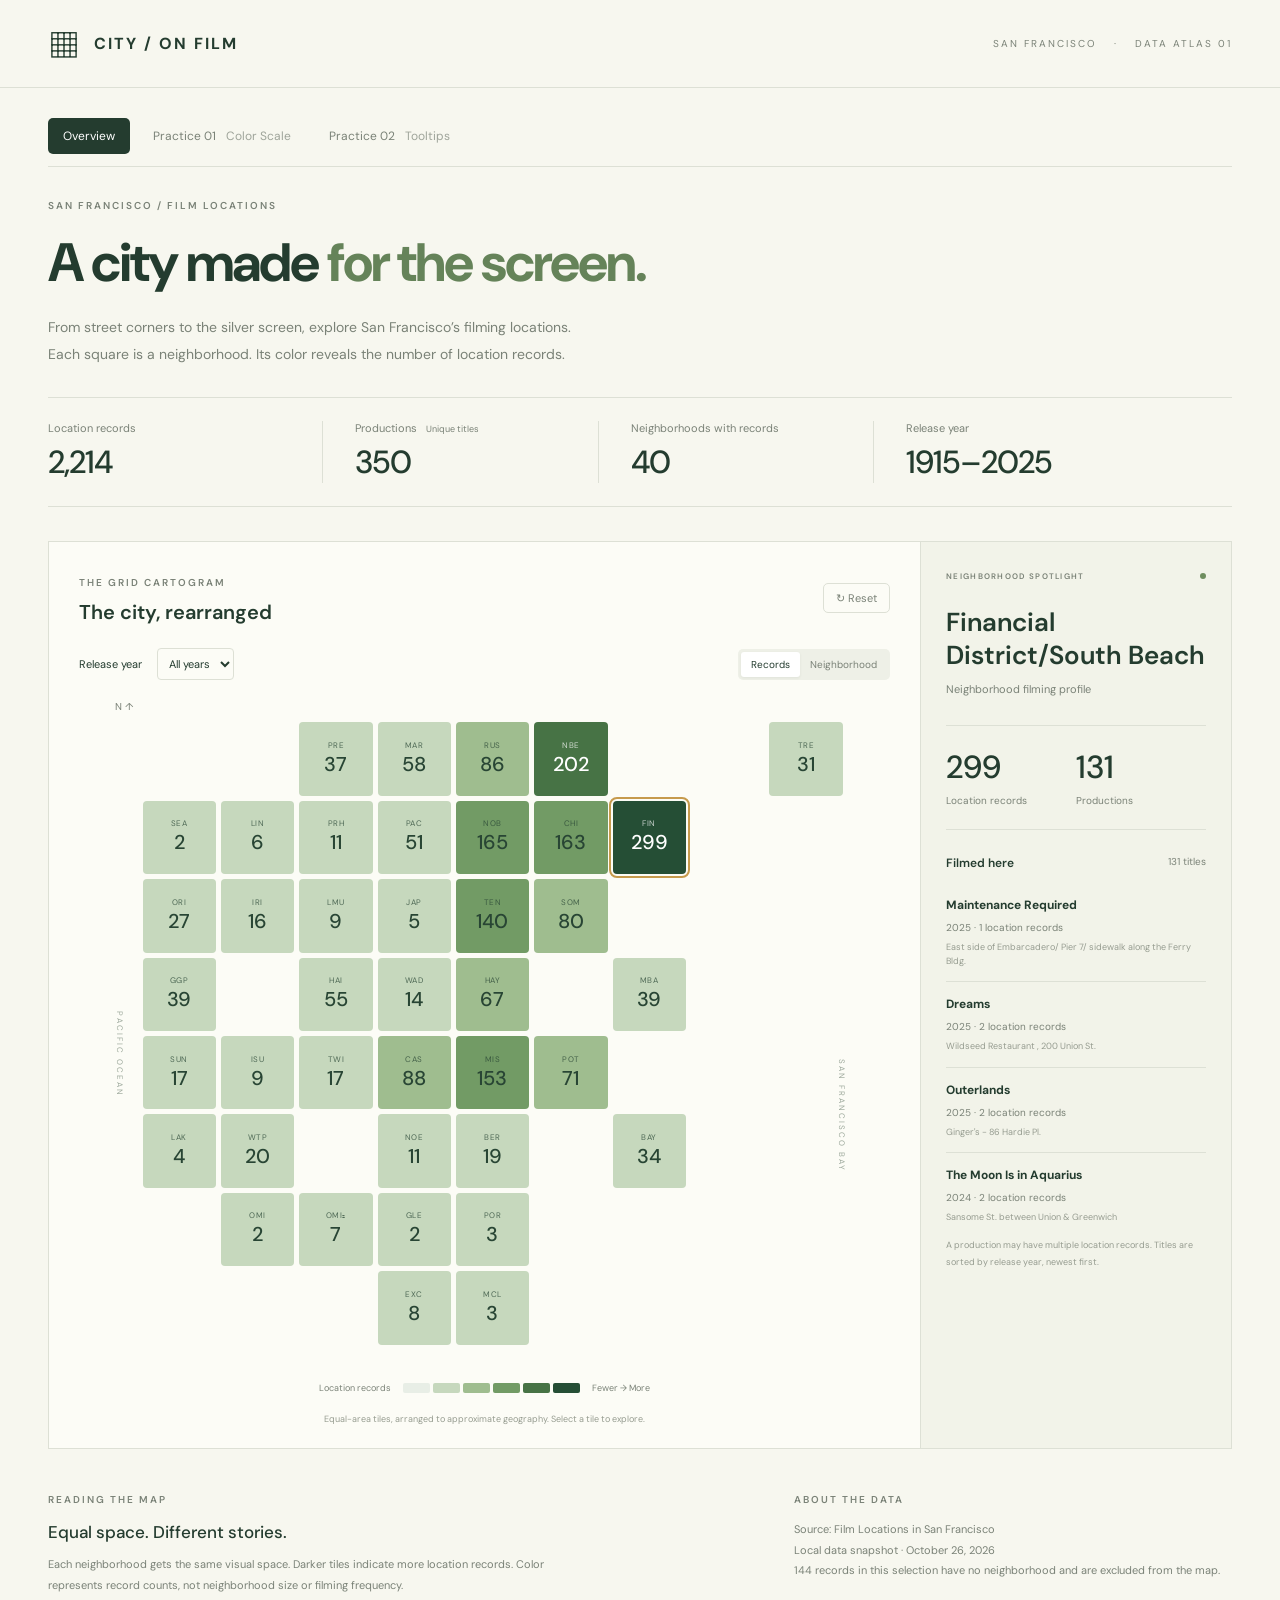
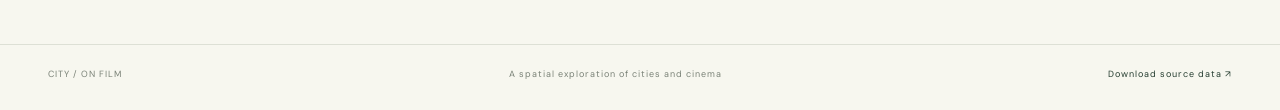
<file: index.html>
<!DOCTYPE html>
<html lang="en"><head><meta charset="UTF-8"><meta name="viewport" content="width=device-width, initial-scale=1"><title>San Francisco on Film | Grid Cartogram</title><link rel="stylesheet" href="style.css"></head>
<body><header><a class="brand" href="./"><span class="brand-icon">▦</span> CITY / ON FILM</a><span class="edition">SAN FRANCISCO <span>·</span> DATA ATLAS 01</span></header>
<main><nav class="page-tabs" aria-label="Assignment pages"><a href="index.html" aria-current="page">Overview</a><a href="practice01.html">Practice 01 <span>Color Scale</span></a><a href="practice02.html">Practice 02 <span>Tooltips</span></a></nav><section class="intro"><div class="eyebrow">SAN FRANCISCO / FILM LOCATIONS</div><h1>A city made<span> for the screen.</span></h1><p>From street corners to the silver screen, explore San Francisco’s filming locations.<br>Each square is a neighborhood. Its color reveals the number of location records.</p></section>
<section class="stats" aria-label="Data overview"><div><span>Location records</span><strong id="record-count">—</strong></div><div><span>Productions <small>Unique titles</small></span><strong id="film-count">—</strong></div><div><span>Neighborhoods with records</span><strong id="area-count">—</strong></div><div><span>Release year</span><strong id="year-stat">—</strong></div></section>
<section class="workspace"><div class="map-panel"><div class="panel-heading"><div><span class="eyebrow">THE GRID CARTOGRAM</span><h2>The city, rearranged</h2></div><button id="reset" type="button">↻ Reset</button></div><div class="filters"><label>Release year <select id="year"><option value="all">All years</option></select></label><div class="view-toggle" aria-label="Tile labels"><button class="active" data-mode="count">Records</button><button data-mode="name">Neighborhood</button></div></div><div class="map-wrap"><div class="compass">N ↑</div><div id="grid" class="grid" aria-label="San Francisco neighborhood grid cartogram"></div><span class="ocean">P A C I F I C &nbsp; O C E A N</span><span class="bay">SAN FRANCISCO BAY</span></div><div class="legend"><span>Location records</span><div id="legend-colors"></div><span>Fewer → More</span></div><p class="map-note">Equal-area tiles, arranged to approximate geography. Select a tile to explore.</p></div>
<aside><div class="detail-top"><span class="eyebrow">NEIGHBORHOOD SPOTLIGHT</span><span class="live-dot"></span></div><h2 id="detail-name">—</h2><p class="detail-sub">Neighborhood filming profile</p><div class="detail-metrics"><div><strong id="detail-count">—</strong><span>Location records</span></div><div><strong id="detail-films">—</strong><span>Productions</span></div></div><div class="list-heading">Filmed here <span id="list-total"></span></div><div id="film-list"></div><p class="aside-note">A production may have multiple location records. Titles are sorted by release year, newest first.</p></aside></section>
<section class="bottom"><div><span class="eyebrow">READING THE MAP</span><h3>Equal space. Different stories.</h3><p>Each neighborhood gets the same visual space. Darker tiles indicate more location records. Color represents record counts, not neighborhood size or filming frequency.</p></div><div><span class="eyebrow">ABOUT THE DATA</span><p>Source: Film Locations in San Francisco<br>Local data snapshot · October 26, 2026<br><span id="missing-note"></span></p></div></section></main><footer><span>CITY / ON FILM</span><span>A spatial exploration of cities and cinema</span><a href="Film_Locations_in_San_Francisco_20261026.csv" download>Download source data ↗</a></footer><div id="tooltip" role="tooltip" hidden></div><script src="data.js"></script><script src="script.js"></script></body></html>
</file>
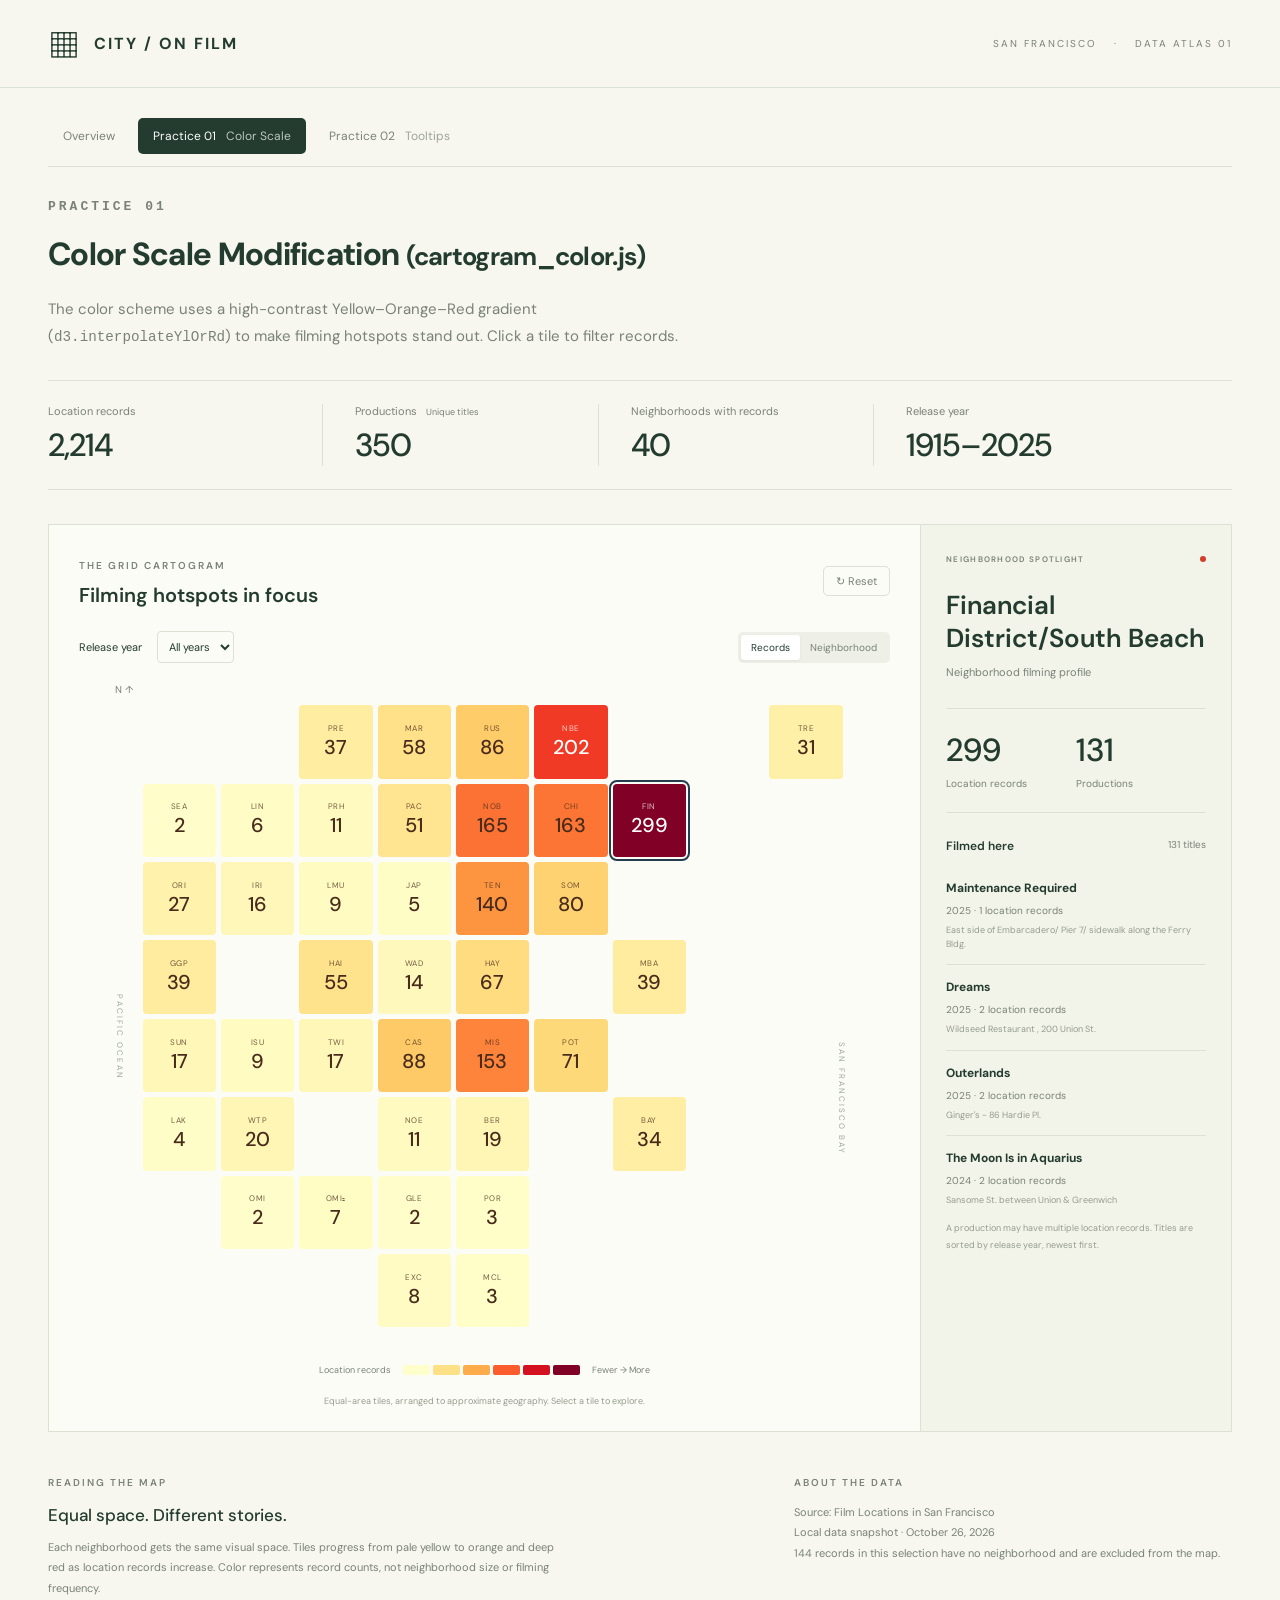
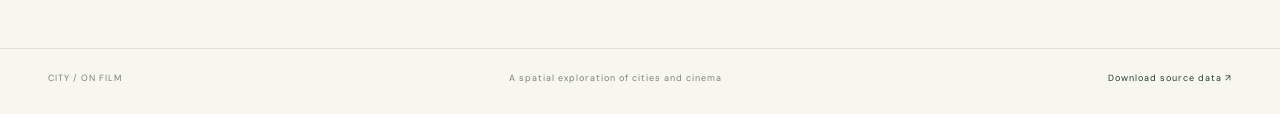
<file: practice01.html>
<!DOCTYPE html>
<html lang="en"><head><meta charset="UTF-8"><meta name="viewport" content="width=device-width, initial-scale=1"><title>Practice 01 · Color Scale Modification</title><link rel="stylesheet" href="style.css"></head>
<body class="practice-one"><header><a class="brand" href="./"><span class="brand-icon">▦</span> CITY / ON FILM</a><span class="edition">SAN FRANCISCO <span>·</span> DATA ATLAS 01</span></header>
<main><nav class="page-tabs" aria-label="Assignment pages"><a href="index.html">Overview</a><a href="practice01.html" aria-current="page">Practice 01 <span>Color Scale</span></a><a href="practice02.html">Practice 02 <span>Tooltips</span></a></nav><section class="intro practice-intro"><div class="eyebrow">PRACTICE 01</div><h1>Color Scale Modification <span>(cartogram_color.js)</span></h1><p>The color scheme uses a high-contrast Yellow–Orange–Red gradient<br class="desktop-break"> (<code>d3.interpolateYlOrRd</code>) to make filming hotspots stand out. Click a tile to filter records.</p></section>
<section class="stats" aria-label="Data overview"><div><span>Location records</span><strong id="record-count">—</strong></div><div><span>Productions <small>Unique titles</small></span><strong id="film-count">—</strong></div><div><span>Neighborhoods with records</span><strong id="area-count">—</strong></div><div><span>Release year</span><strong id="year-stat">—</strong></div></section>
<section class="workspace"><div class="map-panel"><div class="panel-heading"><div><span class="eyebrow">THE GRID CARTOGRAM</span><h2>Filming hotspots in focus</h2></div><button id="reset" type="button">↻ Reset</button></div><div class="filters"><label>Release year <select id="year"><option value="all">All years</option></select></label><div class="view-toggle" aria-label="Tile labels"><button class="active" data-mode="count">Records</button><button data-mode="name">Neighborhood</button></div></div><div class="map-wrap"><div class="compass">N ↑</div><div id="grid" class="grid" aria-label="San Francisco neighborhood grid cartogram"></div><span class="ocean">P A C I F I C &nbsp; O C E A N</span><span class="bay">SAN FRANCISCO BAY</span></div><div class="legend"><span>Location records</span><div id="legend-colors"></div><span>Fewer → More</span></div><p class="map-note">Equal-area tiles, arranged to approximate geography. Select a tile to explore.</p></div>
<aside><div class="detail-top"><span class="eyebrow">NEIGHBORHOOD SPOTLIGHT</span><span class="live-dot"></span></div><h2 id="detail-name">—</h2><p class="detail-sub">Neighborhood filming profile</p><div class="detail-metrics"><div><strong id="detail-count">—</strong><span>Location records</span></div><div><strong id="detail-films">—</strong><span>Productions</span></div></div><div class="list-heading">Filmed here <span id="list-total"></span></div><div id="film-list"></div><p class="aside-note">A production may have multiple location records. Titles are sorted by release year, newest first.</p></aside></section>
<section class="bottom"><div><span class="eyebrow">READING THE MAP</span><h3>Equal space. Different stories.</h3><p>Each neighborhood gets the same visual space. Tiles progress from pale yellow to orange and deep red as location records increase. Color represents record counts, not neighborhood size or filming frequency.</p></div><div><span class="eyebrow">ABOUT THE DATA</span><p>Source: Film Locations in San Francisco<br>Local data snapshot · October 26, 2026<br><span id="missing-note"></span></p></div></section></main><footer><span>CITY / ON FILM</span><span>A spatial exploration of cities and cinema</span><a href="Film_Locations_in_San_Francisco_20261026.csv" download>Download source data ↗</a></footer><div id="tooltip" role="tooltip" hidden></div><script src="data.js"></script><script src="vendor/d3.v7.min.js"></script><script src="cartogram_color.js"></script><script src="script.js"></script></body></html>
</file>
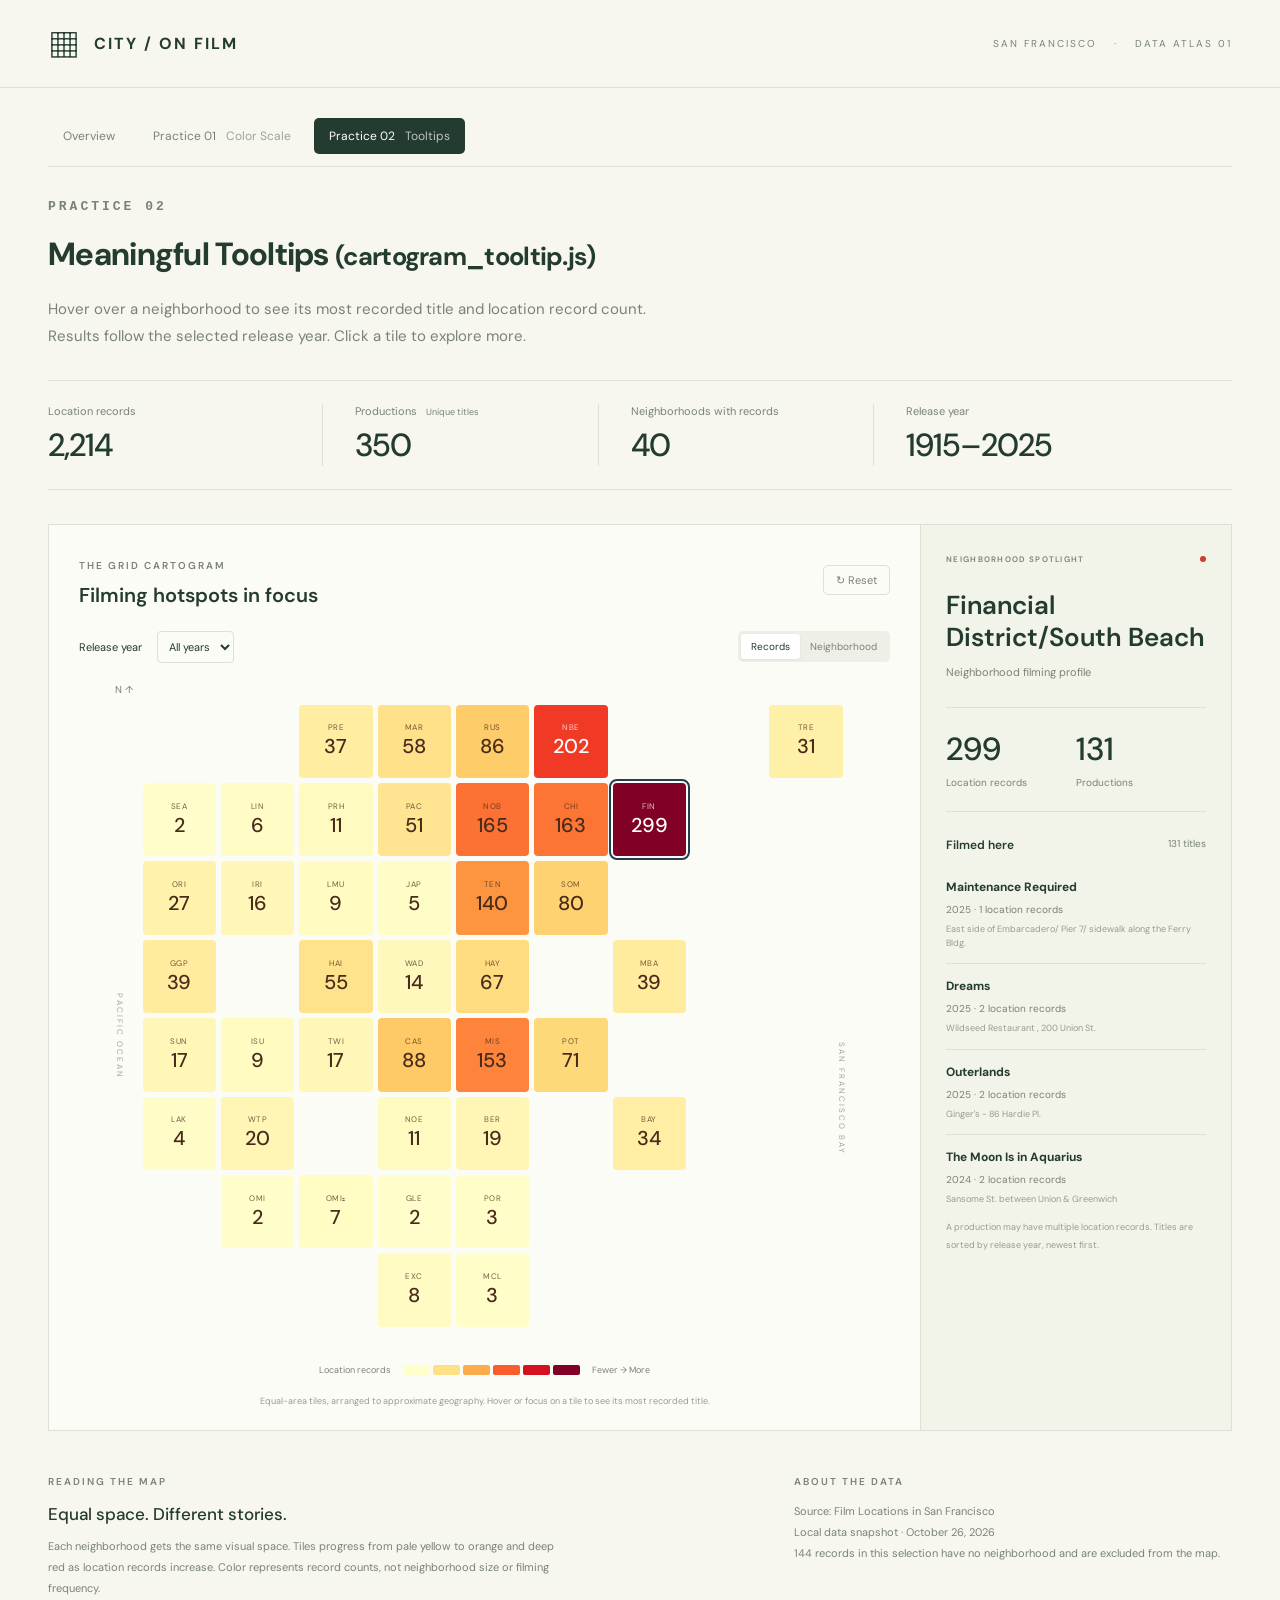
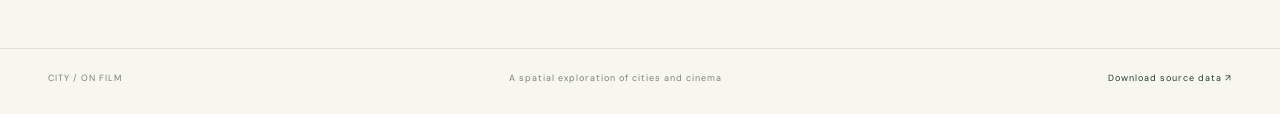
<file: practice02.html>
<!DOCTYPE html>
<html lang="en"><head><meta charset="UTF-8"><meta name="viewport" content="width=device-width, initial-scale=1"><title>Practice 02 · Meaningful Tooltips</title><link rel="stylesheet" href="style.css"></head>
<body class="practice-one"><header><a class="brand" href="./"><span class="brand-icon">▦</span> CITY / ON FILM</a><span class="edition">SAN FRANCISCO <span>·</span> DATA ATLAS 01</span></header>
<main><nav class="page-tabs" aria-label="Assignment pages"><a href="index.html">Overview</a><a href="practice01.html">Practice 01 <span>Color Scale</span></a><a href="practice02.html" aria-current="page">Practice 02 <span>Tooltips</span></a></nav><section class="intro practice-intro"><div class="eyebrow">PRACTICE 02</div><h1>Meaningful Tooltips <span>(cartogram_tooltip.js)</span></h1><p>Hover over a neighborhood to see its most recorded title and location record count.<br>Results follow the selected release year. Click a tile to explore more.</p></section>
<section class="stats" aria-label="Data overview"><div><span>Location records</span><strong id="record-count">—</strong></div><div><span>Productions <small>Unique titles</small></span><strong id="film-count">—</strong></div><div><span>Neighborhoods with records</span><strong id="area-count">—</strong></div><div><span>Release year</span><strong id="year-stat">—</strong></div></section>
<section class="workspace"><div class="map-panel"><div class="panel-heading"><div><span class="eyebrow">THE GRID CARTOGRAM</span><h2>Filming hotspots in focus</h2></div><button id="reset" type="button">↻ Reset</button></div><div class="filters"><label>Release year <select id="year"><option value="all">All years</option></select></label><div class="view-toggle" aria-label="Tile labels"><button class="active" data-mode="count">Records</button><button data-mode="name">Neighborhood</button></div></div><div class="map-wrap"><div class="compass">N ↑</div><div id="grid" class="grid" aria-label="San Francisco neighborhood grid cartogram"></div><span class="ocean">P A C I F I C &nbsp; O C E A N</span><span class="bay">SAN FRANCISCO BAY</span></div><div class="legend"><span>Location records</span><div id="legend-colors"></div><span>Fewer → More</span></div><p class="map-note">Equal-area tiles, arranged to approximate geography. Hover or focus on a tile to see its most recorded title.</p></div>
<aside><div class="detail-top"><span class="eyebrow">NEIGHBORHOOD SPOTLIGHT</span><span class="live-dot"></span></div><h2 id="detail-name">—</h2><p class="detail-sub">Neighborhood filming profile</p><div class="detail-metrics"><div><strong id="detail-count">—</strong><span>Location records</span></div><div><strong id="detail-films">—</strong><span>Productions</span></div></div><div class="list-heading">Filmed here <span id="list-total"></span></div><div id="film-list"></div><p class="aside-note">A production may have multiple location records. Titles are sorted by release year, newest first.</p></aside></section>
<section class="bottom"><div><span class="eyebrow">READING THE MAP</span><h3>Equal space. Different stories.</h3><p>Each neighborhood gets the same visual space. Tiles progress from pale yellow to orange and deep red as location records increase. Color represents record counts, not neighborhood size or filming frequency.</p></div><div><span class="eyebrow">ABOUT THE DATA</span><p>Source: Film Locations in San Francisco<br>Local data snapshot · October 26, 2026<br><span id="missing-note"></span></p></div></section></main><footer><span>CITY / ON FILM</span><span>A spatial exploration of cities and cinema</span><a href="Film_Locations_in_San_Francisco_20261026.csv" download>Download source data ↗</a></footer><div id="tooltip" role="tooltip" hidden></div><script src="data.js"></script><script src="vendor/d3.v7.min.js"></script><script src="cartogram_color.js"></script><script src="cartogram_tooltip.js"></script><script src="script.js"></script></body></html>
</file>
<file: style.css>
@import url('https://fonts.googleapis.com/css2?family=DM+Sans:wght@400;500;600;700&family=Noto+Sans+SC:wght@400;500;600;700;800&display=swap');
:root{--ink:#243c2f;--muted:#7a8277;--line:#dde0d5;--paper:#f7f7ef}*{box-sizing:border-box}body{margin:0;background:var(--paper);color:var(--ink);font-family:'DM Sans','Noto Sans SC',sans-serif}header,main,footer{max-width:1400px;margin:auto}header{height:88px;display:flex;align-items:center;justify-content:space-between;border-bottom:1px solid var(--line);padding:0 48px}.brand{font-size:16px;font-weight:700;letter-spacing:2px;text-decoration:none;color:var(--ink);display:flex;align-items:center;gap:12px}.brand-icon{font-size:32px}.edition{font-size:10px;letter-spacing:2px;color:var(--muted)}.edition span{margin:0 12px}main{padding:50px 48px 0}.eyebrow{font-size:10px;letter-spacing:2px;font-weight:600;color:var(--muted)}h1{font-size:54px;letter-spacing:-2px;line-height:1.3;margin:16px 0}h1 span{color:#658359}p{line-height:1.9}.intro>p{font-size:14px;color:#7a8277;margin-bottom:30px}.stats{display:grid;grid-template-columns:1fr 1fr 1fr 1.3fr;border-top:1px solid var(--line);border-bottom:1px solid var(--line);padding:23px 0;margin-bottom:34px}.stats>div{border-right:1px solid var(--line);padding-left:32px}.stats>div:first-child{padding-left:0}.stats>div:last-child{border:0}.stats span{display:block;font-size:11px;color:var(--muted)}small{font-size:9px;margin-left:6px}.stats strong{display:block;font-size:32px;font-weight:500;margin-top:6px;letter-spacing:-1px}.workspace{display:grid;grid-template-columns:minmax(0,1fr) 310px;border:1px solid var(--line);background:#fcfcf6}.map-panel{padding:28px 30px 20px;border-right:1px solid var(--line)}.panel-heading{display:flex;justify-content:space-between;align-items:center}h2{font-size:20px;font-weight:600;margin:8px 0 0}button,select{font:inherit;cursor:pointer}button:focus-visible,select:focus-visible,a:focus-visible{outline:3px solid #c19c50;outline-offset:3px}#reset{background:none;border:1px solid var(--line);border-radius:5px;padding:7px 12px;font-size:11px;color:var(--muted)}.filters{display:flex;align-items:center;justify-content:space-between;margin:23px 0 0;font-size:11px}select{margin-left:12px;background:transparent;border:1px solid var(--line);padding:7px;border-radius:4px;color:var(--ink)}.view-toggle{display:flex;background:#eef0e7;padding:3px;border-radius:5px}.view-toggle button{border:0;background:transparent;font-size:10px;color:var(--muted);padding:6px 10px;border-radius:3px}.view-toggle .active{background:#fff;color:var(--ink);box-shadow:0 1px 3px #243c2f12}.map-wrap{position:relative;padding:42px 12px 25px 28px;max-width:740px;margin:0 auto}.grid{display:grid;grid-template-columns:repeat(9,minmax(0,1fr));grid-template-rows:repeat(8,1fr);gap:5px;aspect-ratio:9/8}.tile{border:1px solid transparent;border-radius:4px;min-width:0;display:flex;flex-direction:column;align-items:center;justify-content:center;transition:transform .15s,box-shadow .15s;position:relative;padding:2px}.tile:hover{transform:translateY(-3px);z-index:1;box-shadow:0 5px 10px #254e3526}.tile.selected{outline:2px solid #c69a4c;outline-offset:2px;z-index:2}.tile-label{font-size:8px;letter-spacing:.5px;opacity:.75}.tile strong{font-size:20px;font-weight:500;line-height:1.4}.compass{position:absolute;left:0;top:20px;font-size:10px;color:#7a8277}.ocean{position:absolute;left:0;top:48%;writing-mode:vertical-rl;font-size:8px;color:#9ca89b}.bay{position:absolute;right:1%;top:55%;writing-mode:vertical-rl;font-size:8px;letter-spacing:2px;color:#9ca89b}.legend{display:flex;justify-content:center;align-items:center;gap:12px;font-size:9px;color:var(--muted);margin:12px 0 17px}#legend-colors{display:flex;gap:3px}#legend-colors i{width:27px;height:10px;border-radius:2px}.map-note{font-size:9px;color:#969c90;text-align:center;margin:0}aside{padding:29px 25px;background:#f2f3e9}.detail-top{display:flex;align-items:center;justify-content:space-between}.detail-top .eyebrow{font-size:8px;letter-spacing:1.3px}.live-dot{height:6px;width:6px;background:#6f8e5f;border-radius:50%}aside h2{font-size:26px;line-height:1.25;margin-top:25px;overflow-wrap:anywhere}.detail-sub{font-size:11px;color:var(--muted);margin-top:8px}.detail-metrics{display:grid;grid-template-columns:1fr 1fr;border-top:1px solid var(--line);border-bottom:1px solid var(--line);padding:20px 0;margin:25px 0}.detail-metrics strong{font-size:32px;font-weight:500;display:block}.detail-metrics span{font-size:10px;color:var(--muted)}.list-heading{font-size:12px;font-weight:600;display:flex;justify-content:space-between}.list-heading span{font-size:10px;font-weight:400;color:var(--muted)}#film-list{max-height:337px;overflow-y:auto;margin-top:12px;scrollbar-width:thin;scrollbar-color:#c8cfbd transparent}article{padding:13px 0;border-bottom:1px solid var(--line)}article h4{font-size:12px;line-height:1.5;margin:0}article p{font-size:10px;color:var(--muted);margin:4px 0 0}article .location{font-size:9px;color:#969c90;line-height:1.5}.aside-note{font-size:9px;color:#969c90;margin-top:17px}.bottom{display:grid;grid-template-columns:1.5fr 1fr;gap:90px;padding:38px 0}.bottom h3{font-size:17px;margin:13px 0 8px;font-weight:500}.bottom p{font-size:11px;color:var(--muted);max-width:520px}footer{border-top:1px solid var(--line);padding:23px 48px 30px;display:flex;justify-content:space-between;font-size:9px;letter-spacing:1px;color:var(--muted)}footer a{color:var(--ink);text-decoration:none}#tooltip{position:fixed;pointer-events:none;z-index:10;max-width:280px;background:#243c2f;color:#fff;padding:10px 14px;border-radius:5px;font-size:12px;box-shadow:0 4px 15px #0002} @media(min-width:1500px){main{padding-top:65px}}@media(max-width:1000px){header{padding:0 25px}main{padding:35px 25px 0}.workspace{grid-template-columns:minmax(0,1fr) 260px}.map-panel{padding:22px 18px}.tile strong{font-size:16px}.tile-label{font-size:7px}aside{padding:25px 18px}.stats strong{font-size:26px}.stats>div{padding-left:20px}aside h2{font-size:22px}}@media(max-width:760px){.edition{display:none}header{height:68px}main{padding:28px 18px 0}h1{font-size:38px}.intro>p{font-size:12px}.stats{grid-template-columns:1fr 1fr;gap:22px}.stats>div:nth-child(3){padding-left:0}.stats>div:nth-child(2){border:0}.stats strong{font-size:28px}.workspace{grid-template-columns:1fr}.map-panel{border-right:0}.map-wrap{padding-left:19px;padding-right:8px}.grid{gap:4px}.tile strong{font-size:17px}.tile-label{font-size:7px}aside{border-top:1px solid var(--line)}aside h2{font-size:25px;margin-top:15px}#film-list{max-height:280px}.bottom{grid-template-columns:1fr;gap:16px;padding:28px 0}footer{padding:20px 18px;gap:15px;flex-wrap:wrap;font-size:8px}.map-note{font-size:8px}.panel-heading h2{font-size:18px}.eyebrow{font-size:9px}.bay{font-size:6px}}
.page-tabs{display:flex;gap:8px;border-bottom:1px solid var(--line);margin:-20px 0 32px;padding-bottom:12px}.page-tabs a{font-size:12px;text-decoration:none;color:var(--muted);padding:10px 15px;border-radius:5px}.page-tabs a[aria-current="page"]{background:var(--ink);color:white}.page-tabs a span{opacity:.7;margin-left:7px}.practice-intro .eyebrow{font-family:monospace;letter-spacing:3px;font-size:13px}.practice-intro h1{font-size:32px;letter-spacing:-.7px;margin:20px 0}.practice-intro h1 span{color:inherit;font-size:.8em}.practice-intro p{font-size:15px;line-height:1.8;max-width:950px}.practice-intro code{font-size:.95em}.practice-one .tile.selected{outline-color:#263d50}.practice-one .live-dot{background:#d33d29}@media(max-width:760px){.page-tabs{margin-top:0}.page-tabs a{font-size:11px;padding:9px 11px}.practice-intro h1{font-size:25px}.practice-intro h1 span{display:block;margin-top:8px}.practice-intro p{font-size:12px}.desktop-break{display:none}}
#tooltip{white-space:pre-line;line-height:1.7;max-width:min(320px,calc(100vw - 16px))}.page-tabs{flex-wrap:wrap}
</file>
